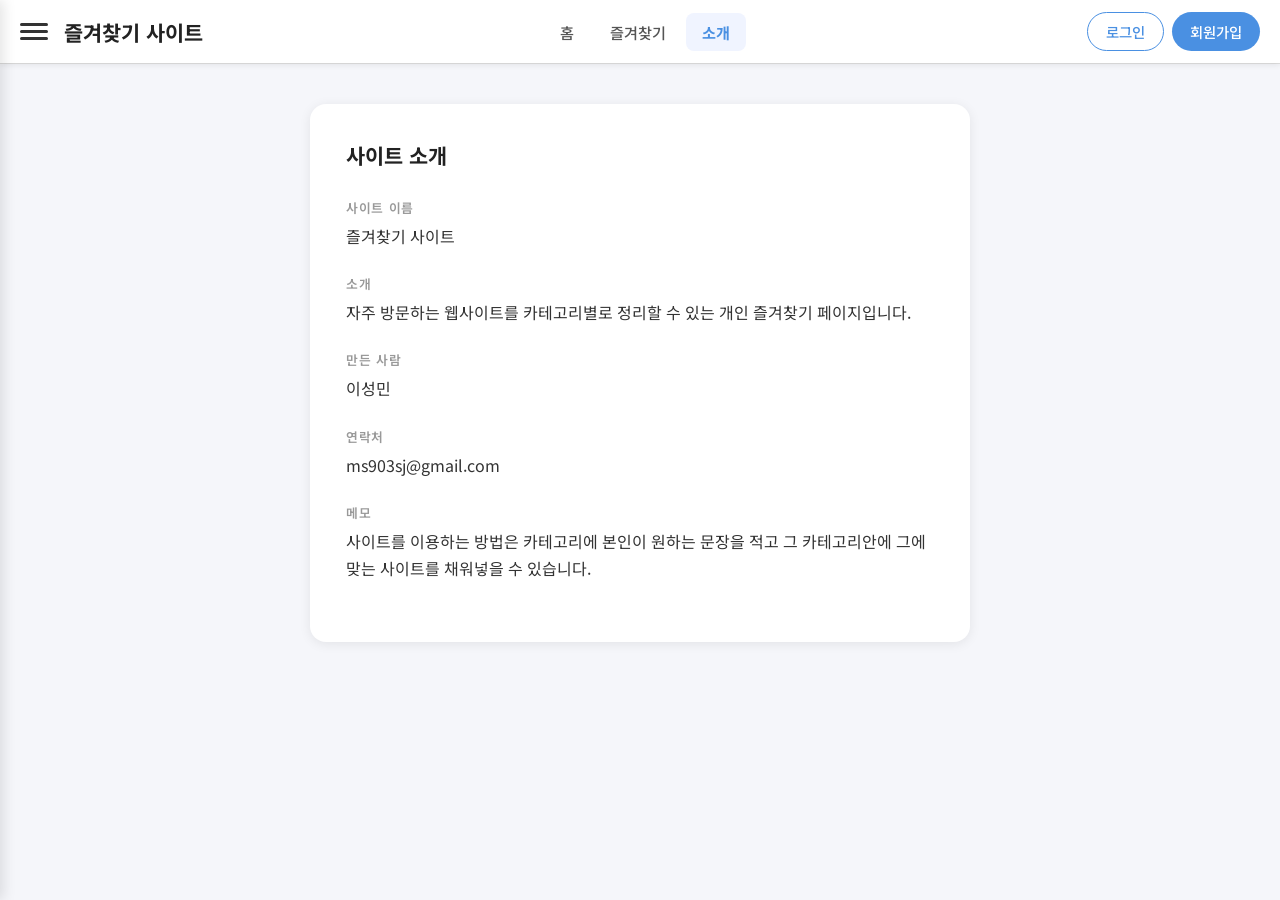
<file: about.html>
<!DOCTYPE html>
<html lang="ko">
<head>
  <meta charset="UTF-8">
  <meta name="viewport" content="width=device-width, initial-scale=1.0">
  <title>소개 - 즐겨찾기 사이트</title>
  <link rel="stylesheet" href="index.css">
  <link rel="stylesheet" href="about.css">
  <link href="https://fonts.googleapis.com/css2?family=Noto+Sans+KR:wght@400;500;700&display=swap" rel="stylesheet">
</head>
<body>

  <nav class="menu hidden">
    <ul>
      <li><a href="index.html">Home</a></li>
      <li><a href="index.html">즐겨찾기</a></li>
      <li><a href="about.html">소개</a></li>
      <li><a href="#">설정</a></li>
    </ul>
  </nav>

  <header>
    <div class="header-left">
      <div class="hamburger-menu">
        <div class="bar"></div>
        <div class="bar"></div>
        <div class="bar"></div>
      </div>
      <h1 onclick="window.location.href='index.html'">즐겨찾기 사이트</h1>
    </div>
    <nav class="main-nav">
      <a href="index.html" class="nav-link">홈</a>
      <a href="index.html" class="nav-link">즐겨찾기</a>
      <a href="about.html" class="nav-link active">소개</a>
    </nav>
    <div class="header-right">
      <button class="login-btn" onclick="window.location.href='login.html'">로그인</button>
      <button class="signup-btn" onclick="window.location.href='signup.html'">회원가입</button>
    </div>
  </header>

  <hr>

  <main class="about-main">
    <div class="about-card">


      <h2 class="about-title">사이트 소개</h2>

      <div class="about-section">
        <h3 class="about-label">사이트 이름</h3>
        <p class="about-value">즐겨찾기 사이트</p>
      </div>

      <div class="about-section">
        <h3 class="about-label">소개</h3>
        <p class="about-value">자주 방문하는 웹사이트를 카테고리별로 정리할 수 있는 개인 즐겨찾기 페이지입니다.</p>
      </div>

      <div class="about-section">
        <h3 class="about-label">만든 사람</h3>
        <p class="about-value">이성민</p>
      </div>

      <div class="about-section">
        <h3 class="about-label">연락처</h3>
        <p class="about-value">ms903sj@gmail.com</p>
      </div>

      <div class="about-section">
        <h3 class="about-label">메모</h3>
        <p class="about-value">사이트를 이용하는 방법은 카테고리에 본인이 원하는 문장을 적고 그 카테고리안에 그에 맞는 사이트를 채워넣을 수 있습니다.</p>
      </div>


    </div>
  </main>

  <script src="menu.js"></script>
</body>
</html>
</file>
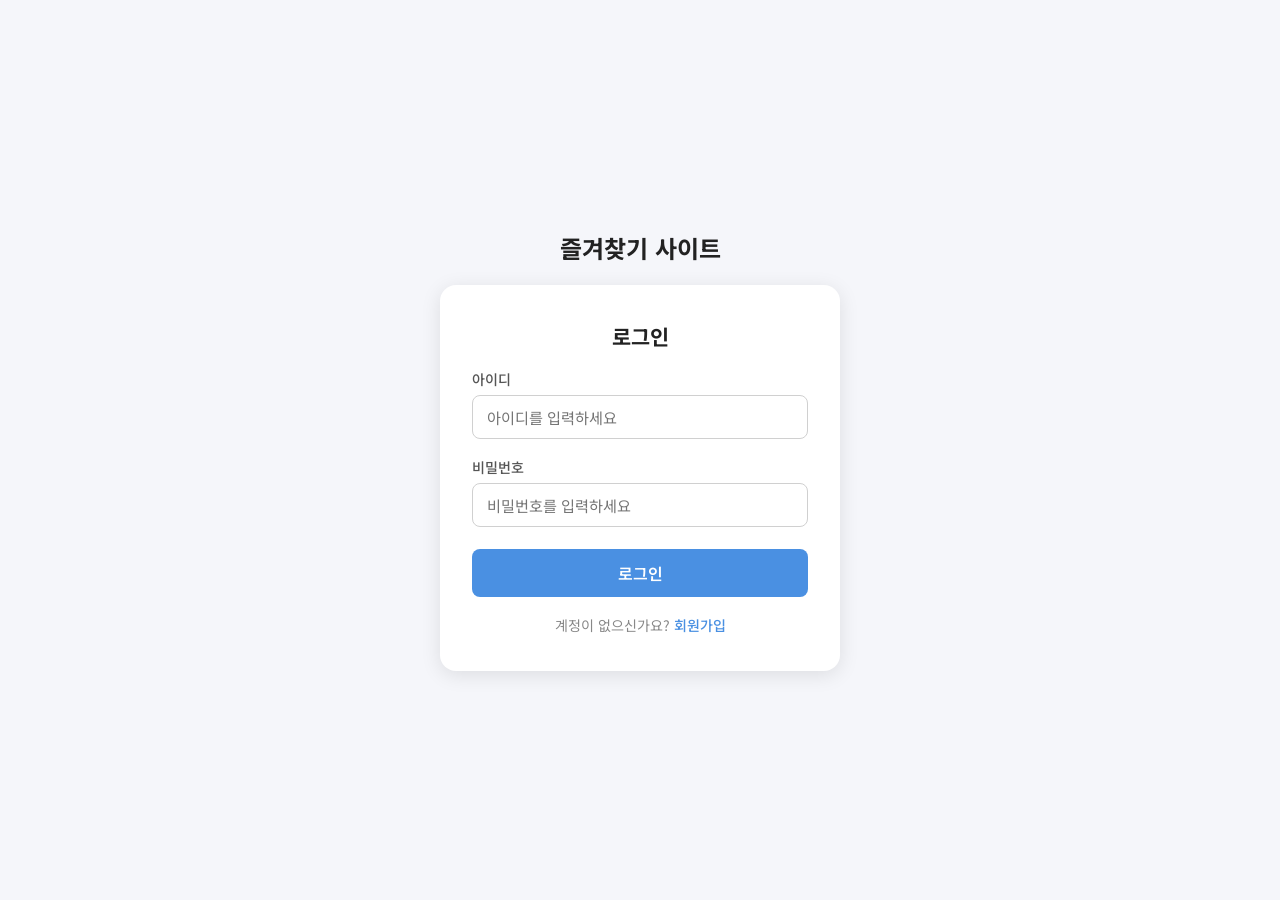
<file: login.html>
<!DOCTYPE html>
<html lang="ko">
<head>
  <meta charset="UTF-8">
  <meta name="viewport" content="width=device-width, initial-scale=1.0">
  <title>로그인 - 즐겨찾기 사이트</title>
  <link rel="stylesheet" href="signup.css">
  <link href="https://fonts.googleapis.com/css2?family=Noto+Sans+KR:wght@400;500;700&display=swap" rel="stylesheet">
  <style>
    .error-msg {
      color: red;
      font-size: 0.8rem;
      margin-top: 4px;
      display: block;
    }
    .input-group input.error-border {
      border-color: red;
    }
  </style>
</head>
<body>
  <div class="signup-container">
    <h1 onclick="window.location.href='index.html'">즐겨찾기 사이트</h1>
    <div class="signup-box">
      <h2>로그인</h2>

      <div class="input-group">
        <label>아이디</label>
        <input type="text" id="username" placeholder="아이디를 입력하세요">
      </div>

      <div class="input-group">
        <label>비밀번호</label>
        <input type="password" id="password" placeholder="비밀번호를 입력하세요">
      </div>

      <button class="signup-submit" id="loginBtn">로그인</button>
      <p class="login-link">계정이 없으신가요? <a href="signup.html">회원가입</a></p>
    </div>
  </div>

  <script>
    document.getElementById('loginBtn').addEventListener('click', () => {
      const usernameInput = document.getElementById('username');
      const passwordInput = document.getElementById('password');
      
      const username = usernameInput.value.trim();
      const password = passwordInput.value;

      document.getElementById('usernameError').textContent = '';
      document.getElementById('passwordError').textContent = '';
      usernameInput.classList.remove('error-border');
      passwordInput.classList.remove('error-border');

      let isValid = true;

      const usernameRegex = /^[a-zA-Z0-9]{4,12}$/;
      if (!username) {
        document.getElementById('usernameError').textContent = '아이디를 입력해주세요.';
        usernameInput.classList.add('error-border');
        isValid = false;
      } else if (!usernameRegex.test(username)) {
        document.getElementById('usernameError').textContent = '아이디는 4~12자의 영문 대소문자, 숫자만 가능합니다.';
        usernameInput.classList.add('error-border');
        isValid = false;
      }

      if (!password) {
        document.getElementById('passwordError').textContent = '비밀번호를 입력해주세요.';
        passwordInput.classList.add('error-border');
        isValid = false;
      }

      if (isValid) {
        alert('로그인 되었습니다!');
        window.location.href = 'index.html';
      }
    });
  </script>
</body>
</html>
</file>
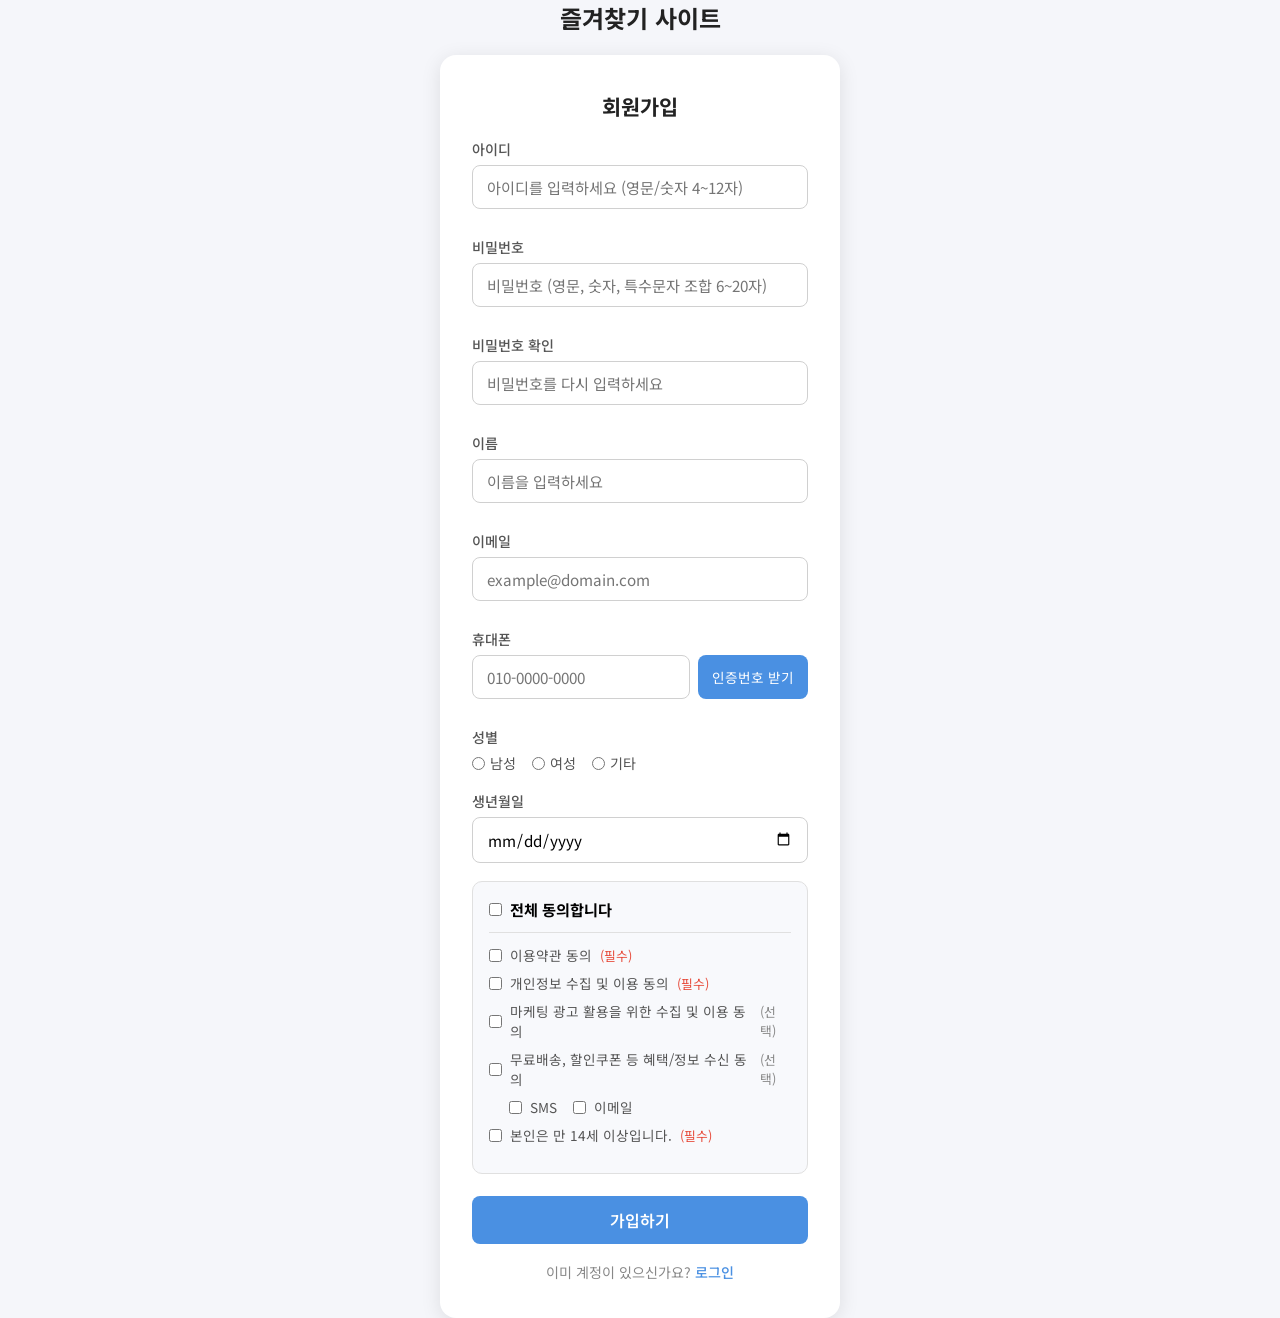
<file: signup.html>
<!DOCTYPE html>
<html lang="ko">
<head>
  <meta charset="UTF-8">
  <meta name="viewport" content="width=device-width, initial-scale=1.0">
  <title>회원가입 - 즐겨찾기 사이트</title>
  <link rel="stylesheet" href="signup.css">
  <link href="https://fonts.googleapis.com/css2?family=Noto+Sans+KR:wght@400;500;700&display=swap" rel="stylesheet">
  <style>
    .error-msg {
      color: #e74c3c;
      font-size: 0.8rem;
      margin-top: 4px;
      display: block;
    }
    .input-group input.error-border {
      border-color: #e74c3c;
    }
  </style>
</head>
<body>
  <div class="signup-container">
    <h1 onclick="window.location.href='index.html'">즐겨찾기 사이트</h1>
    <div class="signup-box">
      <h2>회원가입</h2>

      <div class="input-group">
        <label>아이디</label>
        <input type="text" id="username" placeholder="아이디를 입력하세요 (영문/숫자 4~12자)">
        <span id="usernameError" class="error-msg"></span>
      </div>

      <div class="input-group">
        <label>비밀번호</label>
        <input type="password" id="password" placeholder="비밀번호 (영문, 숫자, 특수문자 조합 6~20자)">
        <span id="passwordError" class="error-msg"></span>
      </div>

      <div class="input-group">
        <label>비밀번호 확인</label>
        <input type="password" id="passwordConfirm" placeholder="비밀번호를 다시 입력하세요">
        <span id="passwordConfirmError" class="error-msg"></span>
      </div>

      <div class="input-group">
        <label>이름</label>
        <input type="text" id="name" placeholder="이름을 입력하세요">
        <span id="nameError" class="error-msg"></span>
      </div>

      <div class="input-group">
        <label>이메일</label>
        <input type="email" id="email" placeholder="example@domain.com">
        <span id="emailError" class="error-msg"></span>
      </div>

      <div class="input-group">
        <label>휴대폰</label>
        <div class="phone-row">
          <input type="tel" id="phone" placeholder="010-0000-0000">
          <button class="verify-btn" id="sendCodeBtn">인증번호 받기</button>
        </div>
        <div class="phone-row hidden" id="codeRow">
          <input type="text" id="verifyCode" placeholder="인증번호 6자리">
          <button class="verify-btn" id="confirmCodeBtn">확인</button>
        </div>
        <span class="verify-msg hidden" id="verifyMsg"></span>
        <span id="phoneError" class="error-msg"></span>
      </div>

      <div class="input-group">
        <label>성별</label>
        <div class="radio-group">
          <label class="radio-label">
            <input type="radio" name="gender" value="male"> 남성
          </label>
          <label class="radio-label">
            <input type="radio" name="gender" value="female"> 여성
          </label>
          <label class="radio-label">
            <input type="radio" name="gender" value="other"> 기타
          </label>
        </div>
      </div>

      <div class="input-group">
        <label>생년월일</label>
        <input type="date" id="birthdate">
      </div>

      <div class="terms-box">
        <label class="terms-all">
          <input type="checkbox" id="checkAll"> <strong>전체 동의합니다</strong>
        </label>
        <hr class="terms-hr">
        <label class="terms-item">
          <input type="checkbox" class="checkItem"> 이용약관 동의 <span class="required">(필수)</span>
        </label>
        <label class="terms-item">
          <input type="checkbox" class="checkItem"> 개인정보 수집 및 이용 동의 <span class="required">(필수)</span>
        </label>
        <label class="terms-item">
          <input type="checkbox" class="checkItem"> 마케팅 광고 활용을 위한 수집 및 이용 동의 <span class="optional">(선택)</span>
        </label>
        <label class="terms-item">
          <input type="checkbox" class="checkItem"> 무료배송, 할인쿠폰 등 혜택/정보 수신 동의 <span class="optional">(선택)</span>
        </label>
        <div class="sub-checks">
          <label class="terms-item">
            <input type="checkbox" class="checkItem"> SMS
          </label>
          <label class="terms-item">
            <input type="checkbox" class="checkItem"> 이메일
          </label>
        </div>
        <label class="terms-item">
          <input type="checkbox" class="checkItem" id="ageCheck"> 본인은 만 14세 이상입니다. <span class="required">(필수)</span>
        </label>
        <span id="termsError" class="error-msg"></span>
      </div>

      <button class="signup-submit" id="signupBtn">가입하기</button>
      <p class="login-link">이미 계정이 있으신가요? <a href="login.html">로그인</a></p>
    </div>
  </div>

  <script>
    const checkAll = document.getElementById('checkAll');
    const checkItems = document.querySelectorAll('.checkItem');

    checkAll.addEventListener('change', () => {
      checkItems.forEach(item => item.checked = checkAll.checked);
    });

    checkItems.forEach(item => {
      item.addEventListener('change', () => {
        checkAll.checked = [...checkItems].every(i => i.checked);
      });
    });

    // 휴대폰 번호 인증 시에도 포맷 체크 적용
    document.getElementById('sendCodeBtn').addEventListener('click', () => {
      const phoneInput = document.getElementById('phone');
      const phone = phoneInput.value.trim();
      const phoneError = document.getElementById('phoneError');
      
      phoneError.textContent = '';
      phoneInput.classList.remove('error-border');

      const phoneRegex = /^010-\d{3,4}-\d{4}$/;

      if (!phone) {
        phoneError.textContent = '휴대폰 번호를 입력해주세요.';
        phoneInput.classList.add('error-border');
        return;
      } else if (!phoneRegex.test(phone)) {
        phoneError.textContent = '올바른 휴대폰 번호 형식(010-0000-0000)으로 입력해주세요.';
        phoneInput.classList.add('error-border');
        return;
      }

      document.getElementById('codeRow').classList.remove('hidden');
      document.getElementById('sendCodeBtn').textContent = '재전송';
      alert('인증번호가 전송되었습니다. (테스트: 123456)');
    });

    document.getElementById('confirmCodeBtn').addEventListener('click', () => {
      const code = document.getElementById('verifyCode').value.trim();
      const msg = document.getElementById('verifyMsg');
      msg.classList.remove('hidden');
      if (code === '123456') {
        msg.textContent = '✓ 인증이 완료되었습니다.';
        msg.style.color = '#27ae60';
      } else {
        msg.textContent = '✗ 인증번호가 올바르지 않습니다.';
        msg.style.color = '#e74c3c';
      }
    });

    function clearErrors() {
      document.querySelectorAll('.error-msg').forEach(el => el.textContent = '');
      document.querySelectorAll('.signup-box input').forEach(el => el.classList.remove('error-border'));
    }

    function setError(inputId, errorId, message) {
      document.getElementById(errorId).textContent = message;
      if (inputId) {
        document.getElementById(inputId).classList.add('error-border');

        inputEl.classList.add('shake');
        setTimeout(() => inputEl.classList.remove('shake'), 400);
      }
    }

    document.getElementById('signupBtn').addEventListener('click', () => {
      const username = document.getElementById('username').value.trim();
      const password = document.getElementById('password').value;
      const passwordConfirm = document.getElementById('passwordConfirm').value;
      const name = document.getElementById('name').value.trim();
      const email = document.getElementById('email').value.trim();
      const phone = document.getElementById('phone').value.trim();
      const ageCheck = document.getElementById('ageCheck').checked;

      const requiredChecks = [...document.querySelectorAll('.checkItem')].slice(0, 2);

      clearErrors();
      let isValid = true;

      const usernameRegex = /^[a-zA-Z0-9]{4,12}$/;
      if (!username) {
        setError('username', 'usernameError', '아이디를 입력해주세요.');
        isValid = false;
      } else if (!usernameRegex.test(username)) {
        setError('username', 'usernameError', '아이디는 4~12자의 영문 대소문자 및 숫자만 가능합니다.');
        isValid = false;
      }

      const passwordRegex = /^(?=.*[a-zA-Z])(?=.*\d)(?=.*[@$!%*?&])[A-Za-z\d@$!%*?&]{6,20}$/;
      if (!password) {
        setError('password', 'passwordError', '비밀번호를 입력해주세요.');
        isValid = false;
      } else if (!passwordRegex.test(password)) {
        setError('password', 'passwordError', '비밀번호는 영문, 숫자, 특수문자(@$!%*?&) 조합 6~20자여야 합니다.');
        isValid = false;
      }

      if (!passwordConfirm) {
        setError('passwordConfirm', 'passwordConfirmError', '비밀번호 확인을 입력해주세요.');
        isValid = false;
      } else if (password !== passwordConfirm) {
        setError('passwordConfirm', 'passwordConfirmError', '비밀번호가 일치하지 않습니다.');
        isValid = false;
      }

      if (!name) {
        setError('name', 'nameError', '이름을 입력해주세요.');
        isValid = false;
      }

      const emailRegex = /^[a-zA-Z0-9._%+-]+@[a-zA-Z0-9.-]+\.[a-zA-Z]{2,}$/;
      if (!email) {
        setError('email', 'emailError', '이메일을 입력해주세요.');
        isValid = false;
      } else if (!emailRegex.test(email)) {
        setError('email', 'emailError', '올바른 이메일 형식(example@domain.com)이 아닙니다.');
        isValid = false;
      }

      const phoneRegex = /^010-\d{3,4}-\d{4}$/;
      if (!phone) {
        setError('phone', 'phoneError', '휴대폰 번호를 입력해주세요.');
        isValid = false;
      } else if (!phoneRegex.test(phone)) {
        setError('phone', 'phoneError', '올바른 휴대폰 번호 형식(010-0000-0000)이 아닙니다.');
        isValid = false;
      }

      if (!requiredChecks.every(c => c.checked) || !ageCheck) {
        setError('', 'termsError', '필수 약관 및 만 14세 이상 동의 항목에 체크하셔야 합니다.');
        isValid = false;
      }

      if (isValid) {
        alert('회원가입이 완료되었습니다!');
        window.location.href = 'login.html';
      }
    });
  </script>
</body>
</html>
</file>
<file: index.css>
@charset "UTF-8";

* {
  box-sizing: border-box;
  margin: 0;
  padding: 0;
}

body {
  font-family: 'Noto Sans KR', sans-serif;
  background-color: #f5f6fa;
  color: #333;
}

header {
  display: flex;
  align-items: center;
  justify-content: space-between;
  padding: 12px 20px;
  background-color: #fff;
  box-shadow: 0 2px 6px rgba(0,0,0,0.08);
  position: relative;
  z-index: 100;
}

.header-left {
  display: flex;
  align-items: center;
  gap: 16px;
}

h1 {
  font-size: 1.3rem;
  font-weight: 700;
  cursor: pointer;
  color: #222;
}

h1:hover { color: #4a90e2; }

/* 네비게이션 */
.main-nav {
  display: flex;
  gap: 4px;
}

.nav-link {
  text-decoration: none;
  color: #555;
  font-size: 0.95rem;
  font-weight: 500;
  padding: 8px 16px;
  border-radius: 8px;
  transition: all 0.2s;
}

.nav-link:hover {
  background-color: #f0f4ff;
  color: #4a90e2;
}

.nav-link.active {
  background-color: #f0f4ff;
  color: #4a90e2;
  font-weight: 700;
}

.header-right {
  display: flex;
  gap: 8px;
}

.login-btn, .signup-btn {
  padding: 8px 18px;
  border-radius: 20px;
  border: none;
  cursor: pointer;
  font-size: 0.9rem;
  font-family: 'Noto Sans KR', sans-serif;
  font-weight: 500;
  transition: all 0.2s;
}

.login-btn {
  background-color: #fff;
  border: 1.5px solid #4a90e2;
  color: #4a90e2;
}

.login-btn:hover {
  background-color: #4a90e2;
  color: #fff;
}

.signup-btn {
  background-color: #4a90e2;
  color: #fff;
}

.signup-btn:hover { background-color: #357abd; }

hr {
  border: none;
  border-top: 1px solid #e0e0e0;
}

/* 삼선 버튼 */
.hamburger-menu {
  display: flex;
  flex-direction: column;
  justify-content: space-around;
  width: 28px;
  height: 22px;
  cursor: pointer;
}

.hamburger-menu .bar {
  height: 3px;
  width: 100%;
  background-color: #333;
  border-radius: 10px;
}

/* 사이드바 */
.menu {
  position: fixed;
  top: 0;
  left: 0;
  width: 220px;
  height: 100%;
  background-color: #fff;
  border-right: 1px solid #e0e0e0;
  box-shadow: 4px 0 12px rgba(0,0,0,0.1);
  transition: transform 0.3s ease;
  transform: translateX(0);
  z-index: 1000;
  padding-top: 60px;
}

.menu ul { list-style: none; padding: 10px; }
.menu ul li { margin: 4px 0; }
.menu ul li a {
  display: block;
  text-decoration: none;
  color: #333;
  padding: 10px 14px;
  border-radius: 8px;
  font-size: 0.95rem;
  transition: background 0.2s;
}
.menu ul li a:hover {
  background-color: #f0f4ff;
  color: #4a90e2;
}

.hidden { transform: translateX(-100%); }

/* 메인 */
main {
  max-width: 1000px;
  margin: 30px auto;
  padding: 0 20px;
}

.main-top {
  display: flex;
  align-items: center;
  justify-content: space-between;
  margin-bottom: 24px;
}

.section-title {
  font-size: 1.2rem;
  font-weight: 700;
  color: #222;
}

.add-category-btn {
  padding: 8px 16px;
  border-radius: 20px;
  border: 1.5px dashed #aaa;
  background: transparent;
  cursor: pointer;
  font-size: 0.88rem;
  font-family: 'Noto Sans KR', sans-serif;
  color: #888;
  transition: all 0.2s;
}

.add-category-btn:hover {
  border-color: #4a90e2;
  color: #4a90e2;
}

/* 카테고리 박스 */
#categoryList {
  display: flex;
  flex-direction: column;
  gap: 20px;
}

.category-box {
  background: #fff;
  border-radius: 16px;
  padding: 20px 24px;
  box-shadow: 0 2px 10px rgba(0,0,0,0.07);
}

.category-box-header {
  display: flex;
  align-items: center;
  justify-content: space-between;
  margin-bottom: 16px;
}

.category-box-title {
  font-size: 1rem;
  font-weight: 700;
  color: #333;
}

.delete-category-btn {
  background: none;
  border: none;
  color: #bbb;
  cursor: pointer;
  font-size: 0.85rem;
  padding: 4px 8px;
  border-radius: 6px;
  transition: all 0.2s;
}

.delete-category-btn:hover {
  color: #e74c3c;
  background: #fff0f0;
}

/* 사이트 그리드 */
.site-grid {
  display: flex;
  flex-wrap: wrap;
  gap: 12px;
}

/* 사이트 카드 */
.site-card {
  position: relative;
  display: flex;
  flex-direction: column;
  align-items: center;
  gap: 8px;
  width: 88px;
  padding: 14px 8px;
  border-radius: 14px;
  background: #f8f9fc;
  cursor: pointer;
  transition: transform 0.2s, box-shadow 0.2s;
  text-decoration: none;
  color: #333;
}

.site-card:hover {
  transform: translateY(-3px);
  box-shadow: 0 4px 12px rgba(0,0,0,0.1);
  background: #f0f4ff;
}

.site-card img {
  width: 36px;
  height: 36px;
  object-fit: contain;
  border-radius: 8px;
}

.site-card .site-name {
  font-size: 0.78rem;
  font-weight: 500;
  text-align: center;
  color: #444;
  word-break: break-all;
}

.site-card .delete-site {
  position: absolute;
  top: 4px;
  right: 5px;
  background: none;
  border: none;
  font-size: 0.7rem;
  color: #ccc;
  cursor: pointer;
  display: none;
  line-height: 1;
}

.site-card:hover .delete-site { display: block; }
.delete-site:hover { color: #e74c3c; }

/* 사이트 추가 버튼 카드 */
.add-site-card {
  display: flex;
  flex-direction: column;
  align-items: center;
  justify-content: center;
  gap: 6px;
  width: 88px;
  padding: 14px 8px;
  border-radius: 14px;
  border: 2px dashed #ccc;
  background: transparent;
  cursor: pointer;
  color: #aaa;
  font-size: 0.78rem;
  font-family: 'Noto Sans KR', sans-serif;
  transition: all 0.2s;
}

.add-site-card:hover {
  border-color: #4a90e2;
  color: #4a90e2;
}

.add-site-card .plus {
  font-size: 1.5rem;
  font-weight: 300;
  line-height: 1;
}

/* 사이트 추가 팝업 */
.overlay {
  position: fixed;
  inset: 0;
  background: rgba(0,0,0,0.3);
  z-index: 1999;
}

.overlay.hidden {
  display: none;
  transform: none;
}

.add-bookmark-form {
  position: fixed;
  top: 50%;
  left: 50%;
  transform: translate(-50%, -50%);
  background: #fff;
  border-radius: 16px;
  padding: 28px;
  box-shadow: 0 8px 32px rgba(0,0,0,0.15);
  z-index: 2000;
  width: 320px;
  display: flex;
  flex-direction: column;
  gap: 12px;
}

.add-bookmark-form.hidden { display: none; }

.add-bookmark-form h3 {
  font-size: 1.1rem;
  font-weight: 700;
}

.add-bookmark-form input {
  padding: 9px 12px;
  border: 1.5px solid #d0d0d0;
  border-radius: 8px;
  font-size: 0.9rem;
  font-family: 'Noto Sans KR', sans-serif;
  outline: none;
}

.add-bookmark-form input:focus { border-color: #4a90e2; }

.form-buttons {
  display: flex;
  gap: 8px;
  justify-content: flex-end;
}

.form-buttons button {
  padding: 8px 16px;
  border-radius: 8px;
  border: none;
  cursor: pointer;
  font-family: 'Noto Sans KR', sans-serif;
  font-size: 0.88rem;
}

#confirmBookmarkBtn { background-color: #4a90e2; color: #fff; }
#cancelBookmarkBtn { background-color: #eee; color: #555; }

/* 오른쪽 고정 광고바 */
.ad-sidebar {
  position: fixed;
  top: 50%;
  right: 0;
  transform: translateY(-50%);
  width: 120px;
  background: #fff;
  border: 1px solid #e0e0e0;
  border-radius: 12px 0 0 12px;
  box-shadow: -2px 0 10px rgba(0,0,0,0.08);
  overflow: hidden;
  z-index: 500;
  display: flex;
  flex-direction: column;
  align-items: center;
}

.ad-label {
  font-size: 0.7rem;
  color: #bbb;
  padding: 6px 0 4px;
  letter-spacing: 0.1em;
}

.ad-sidebar img {
  width: 100%;
  display: block;
  object-fit: cover;
}

.site-card {
  transition: transform 0.25s cubic-bezier(0.25, 0.46, 0.45, 0.94), box-shadow 0.25s ease;
}

.site-card:hover {
  transform: translateY(-6px); 
  box-shadow: 0 8px 20px rgba(0, 0, 0, 0.15); 
  border-color: #4a90e2; 
}

.delete-site {
  transition: transform 0.2s ease, color 0.2s ease;
}
.delete-site:hover {
  transform: scale(1.2);
  color: #e74c3c;
}

@keyframes modalBounceIn {
  from {
    opacity: 0;
    transform: translate(-50%, -40%) scale(0.95); 
  }
  to {
    opacity: 1;
    transform: translate(-50%, -50%) scale(1); 
  }
}

.add-bookmark-form:not(.hidden) {
  animation: modalBounceIn 0.4s cubic-bezier(0.34, 1.56, 0.64, 1) forwards;
}

@keyframes fadeIn {
  from { opacity: 0; }
  to { opacity: 1; }
}
.overlay:not(.hidden) {
  animation: fadeIn 0.25s ease forwards;
}
</file>
<file: about.css>
@charset "UTF-8";

.about-main {
  max-width: 700px;
  margin: 40px auto;
  padding: 0 20px;
}

.about-card {
  background: #fff;
  border-radius: 16px;
  padding: 36px;
  box-shadow: 0 2px 12px rgba(0,0,0,0.08);
}

.about-title {
  font-size: 1.3rem;
  font-weight: 700;
  color: #222;
  margin-bottom: 28px;
}

.about-section {
  margin-bottom: 24px;
}

.about-label {
  font-size: 0.8rem;
  font-weight: 600;
  color: #999;
  text-transform: uppercase;
  letter-spacing: 0.05em;
  margin-bottom: 6px;
}

.about-value {
  font-size: 1rem;
  color: #333;
  line-height: 1.7;
}
</file>
<file: signup.css>
@charset "UTF-8";

* {
  box-sizing: border-box;
  margin: 0;
  padding: 0;
}

body {
  font-family: 'Noto Sans KR', sans-serif;
  background-color: #f5f6fa;
  min-height: 100vh;
  display: flex;
  align-items: center;
  justify-content: center;
}

.signup-container {
  display: flex;
  flex-direction: column;
  align-items: center;
  gap: 20px;
  width: 100%;
}

.signup-container h1 {
  font-size: 1.5rem;
  font-weight: 700;
  color: #222;
  cursor: pointer;
}

.signup-container h1:hover {
  color: #4a90e2;
}

.signup-box {
  background: #fff;
  border-radius: 16px;
  padding: 36px 32px;
  box-shadow: 0 4px 20px rgba(0,0,0,0.1);
  width: 100%;
  max-width: 400px;
  display: flex;
  flex-direction: column;
  gap: 18px;
}

.signup-box h2 {
  font-size: 1.3rem;
  font-weight: 700;
  color: #222;
  text-align: center;
}

.input-group {
  display: flex;
  flex-direction: column;
  gap: 6px;
}

.input-group label {
  font-size: 0.88rem;
  font-weight: 500;
  color: #555;
}

.input-group input {
  padding: 10px 14px;
  border: 1.5px solid #d0d0d0;
  border-radius: 8px;
  font-size: 0.95rem;
  font-family: 'Noto Sans KR', sans-serif;
  outline: none;
  transition: border-color 0.2s;
}

.input-group input:focus {
  border-color: #4a90e2;
}

.signup-submit {
  padding: 12px;
  background-color: #4a90e2;
  color: #fff;
  border: none;
  border-radius: 8px;
  font-size: 1rem;
  font-family: 'Noto Sans KR', sans-serif;
  font-weight: 600;
  cursor: pointer;
  transition: background 0.2s;
  margin-top: 4px;
}

.signup-submit:hover {
  background-color: #357abd;
}

.login-link {
  text-align: center;
  font-size: 0.88rem;
  color: #888;
}

.login-link a {
  color: #4a90e2;
  text-decoration: none;
  font-weight: 500;
}

.login-link a:hover {
  text-decoration: underline;
}

/* 휴대폰 인증 */
.phone-row {
  display: flex;
  gap: 8px;
}

.phone-row input {
  flex: 1;
}

.verify-btn {
  padding: 10px 14px;
  background-color: #4a90e2;
  color: #fff;
  border: none;
  border-radius: 8px;
  font-size: 0.85rem;
  font-family: 'Noto Sans KR', sans-serif;
  cursor: pointer;
  white-space: nowrap;
  transition: background 0.2s;
}

.verify-btn:hover { background-color: #357abd; }

.verify-msg {
  font-size: 0.82rem;
  margin-top: 4px;
}

/* 성별 라디오 */
.radio-group {
  display: flex;
  gap: 16px;
}

.radio-label {
  display: flex;
  align-items: center;
  gap: 5px;
  font-size: 0.9rem;
  color: #444;
  cursor: pointer;
  font-weight: 400 !important;
}

/* 약관 박스 */
.terms-box {
  background: #f8f9fc;
  border: 1.5px solid #e0e0e0;
  border-radius: 10px;
  padding: 16px;
  display: flex;
  flex-direction: column;
  gap: 8px;
}

.terms-all {
  font-size: 0.95rem;
  cursor: pointer;
  display: flex;
  align-items: center;
  gap: 8px;
}

.terms-hr {
  border: none;
  border-top: 1px solid #e0e0e0;
  margin: 4px 0;
}

.terms-item {
  font-size: 0.85rem;
  color: #555;
  cursor: pointer;
  display: flex;
  align-items: center;
  gap: 8px;
}

.sub-checks {
  display: flex;
  gap: 16px;
  padding-left: 20px;
}

.required { color: #e74c3c; font-size: 0.8rem; }
.optional { color: #888; font-size: 0.8rem; }

.hidden { display: none; }

.input-group input {
  transition: all 0.25s ease;
}
.input-group input:focus {
  border-color: #4a90e2;
  box-shadow: 0 0 8px rgba(74, 144, 226, 0.2);
}

@keyframes shake {
  0%, 100% { transform: translateX(0); }
  20%, 60% { transform: translateX(-6px); }
  40%, 80% { transform: translateX(6px); }
}

.shake {
  animation: shake 0.4s ease-in-out;
}
</file>
